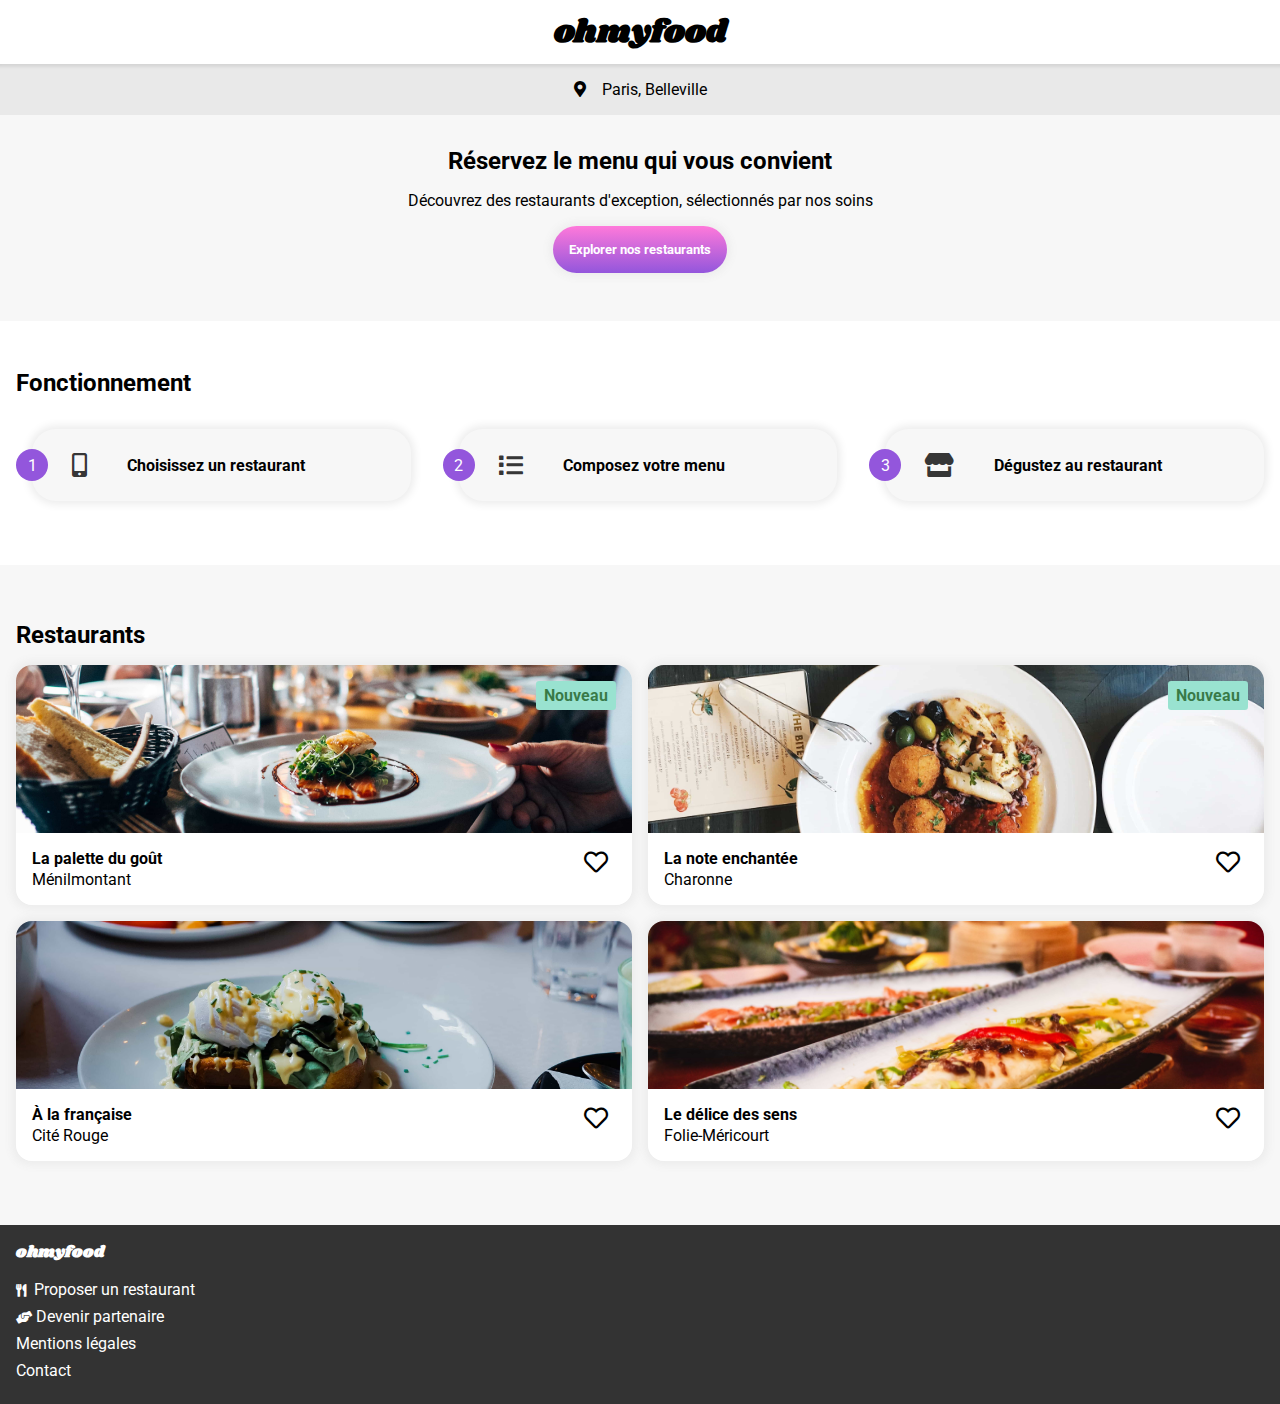
<file: index.html>
<!DOCTYPE html>
<html lang="fr">

<head>
    <meta charset="UTF-8">
    <meta http-equiv="X-UA-Compatible" content="IE=edge">
    <meta name="viewport" content="width=device-width, initial-scale=1.0">
    <title>Accueil - ohmyfood!</title>
    <link rel="stylesheet" href="./style.css">
    <link rel="stylesheet" href="./images/fontAwesome/css/all.css">
    <link rel="preconnect" href="https://fonts.googleapis.com">
    <link rel="preconnect" href="https://fonts.gstatic.com" crossorigin>
    <link rel="stylesheet" href="https://fonts.googleapis.com/css2?family=Roboto:ital,wght@0,100;0,300;0,400;0,500;0,700;0,900;1,100;1,300;1,400;1,500;1,700;1,900&family=Shrikhand&display=swap">
</head>

<body>
    <div class="progress">
        <!-- LOADER QUI VA PRENDRE TOUTE LA LARGEUR DE LA PAGE -->
        <div class="progress_bar">
            <div class="progress_bar_expansion"></div>
        </div>
    </div>

    <header>
        <h1>ohmyfood</h1>
    </header>

    <main>
        <section id="localisation">
            <div class="gps">
                <ul>
                    <li><i class="fas fa-map-marker-alt"></i>&emsp;Paris, Belleville</li>
                </ul>
            </div>
            <div class="explore">
                <h2>Réservez le menu qui vous convient</h2>
                <p>Découvrez des restaurants d'exception, sélectionnés par nos soins</p>
                <button class="btn" type="submit" name="exploreRestaurants"><strong>Explorer nos restaurants</strong></button>
            </div>
        </section>

        <section id="functioning">
            <h2>Fonctionnement</h2>
            <div class="step_box">
                <div class="step">
                    <figure class="circle">1</figure>
                    <i class="fas fa-mobile-alt"></i>
                    <p><strong>Choisissez un restaurant</strong></p>
                </div>
                <div class="step">
                    <figure class="circle">2</figure>
                    <i class="fas fa-list"></i>
                    <p><strong>Composez votre menu</strong></p>
                </div>
                <div class="step">
                    <figure class="circle">3</figure>
                    <i class="fas fa-store"></i>
                    <p><strong>Dégustez au restaurant</strong></p>
                </div>
            </div>
        </section>

        <section id="restaurants">
            <h2>Restaurants</h2>
            <div class="restaurantsBox">
                <a href="./pages/la_palette_du_gout.html" class="restaurantCard">
                    <div class="restaurantCardImage">
                        <img src="./images/restaurants_small/jay-wennington-N_Y88TWmGwA-unsplash.jpg" alt="La palette du goût">
                        <span>Nouveau</span>
                    </div>
                    <div class="restaurantCardDescription">
                        <p><strong>La palette du goût</strong></p>
                        <p>Ménilmontant</p>
                        <span class="borderHeart">
                            <i class="far fa-heart"></i>
                        </span>
                        <span class="fullHeart">
                            <i class="fas fa-heart"></i>
                        </span>
                    </div>
                </a>
    
                <a href="./pages/la_note_enchantee.html" class="restaurantCard">
                    <div class="restaurantCardImage">
                        <img src="images/restaurants_small/stil-u2Lp8tXIcjw-unsplash.jpg" alt="La note enchantée">
                        <span>Nouveau</span>
                    </div>
                    <div class="restaurantCardDescription">
                        <p><strong>La note enchantée</strong></p>
                        <p>Charonne</p>
                        <span class="borderHeart">
                            <i class="far fa-heart"></i>
                        </span>
                        <span class="fullHeart">
                            <i class="fas fa-heart"></i>
                        </span>
                    </div>
                </a>
    
                <a href="./pages/a_la_francaise.html" class="restaurantCard">
                    <div class="restaurantCardImage">
                        <img src="images/restaurants_small/toa-heftiba-DQKerTsQwi0-unsplash.jpg" alt="À la française">
                    </div>
                    <div class="restaurantCardDescription">
                        <p><strong>À la française</strong></p>
                        <p>Cité Rouge</p>
                        <span class="borderHeart">
                            <i class="far fa-heart"></i>
                        </span>
                        <span class="fullHeart">
                            <i class="fas fa-heart"></i>
                        </span>
                    </div>
                </a>
    
                <a href="./pages/le_delice_des_sens.html" class="restaurantCard">
                    <div class="restaurantCardImage">
                        <img src="images/restaurants_small/louis-hansel-shotsoflouis-qNBGVyOCY8Q-unsplash.jpg" alt="Le délice des sens">
                    </div>
                    <div class="restaurantCardDescription">
                        <p><strong>Le délice des sens</strong></p>
                        <p>Folie-Méricourt</p>
                        <span class="borderHeart">
                            <i class="far fa-heart"></i>
                        </span>
                        <span class="fullHeart">
                            <i class="fas fa-heart"></i>
                        </span>
                    </div>
                </a>
            </div>
           
        </section>
    </main>

    <footer>
        <h1>ohmyfood</h1>
        <ul>
            <li><a href="#"><i class="fas fa-utensils"></i>&ensp;Proposer un restaurant</a></li>
            <li><a href="#"><i class="fas fa-hands-helping"></i>&nbsp;Devenir partenaire</a></li>
            <li><a href="#">Mentions légales</a></li>
            <li><a href="mailto:contact@ohmyfood.fr">Contact</a></li>
        </ul>
    </footer>
</body>

</html>
</file>
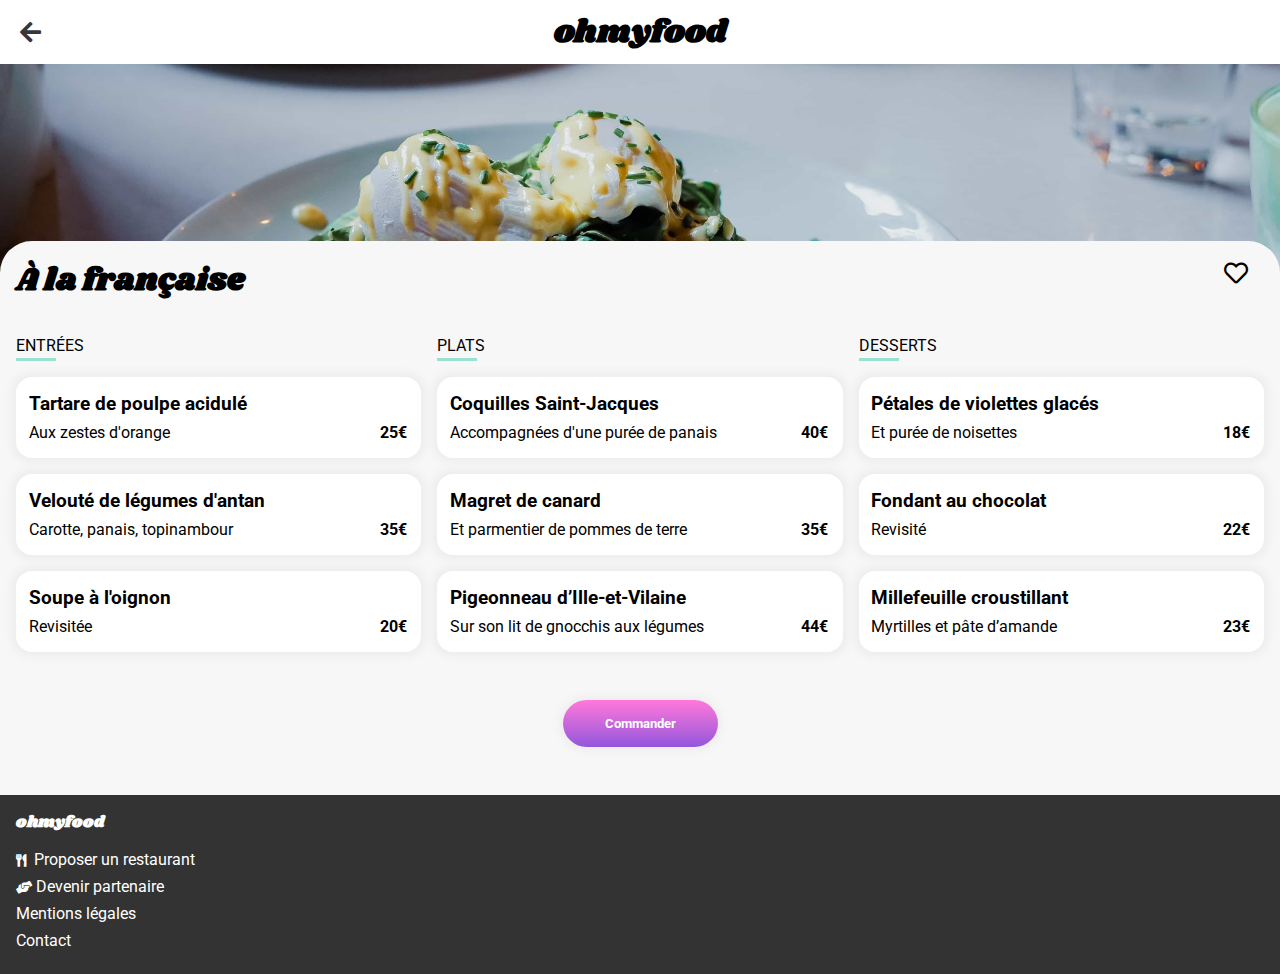
<file: pages/a_la_francaise.html>
<!DOCTYPE html>
<html lang="fr">

<head>
    <meta charset="UTF-8">
    <meta http-equiv="X-UA-Compatible" content="IE=edge">
    <meta name="viewport" content="width=device-width, initial-scale=1.0">
    <title>À la française</title>
    <link rel="stylesheet" href="../style.css">
    <link rel="stylesheet" href="../images/fontAwesome/css/all.css">
    <link rel="preconnect" href="https://fonts.googleapis.com">
    <link rel="preconnect" href="https://fonts.gstatic.com" crossorigin>
    <link rel="stylesheet" href="https://fonts.googleapis.com/css2?family=Roboto:ital,wght@0,100;0,300;0,400;0,500;0,700;0,900;1,100;1,300;1,400;1,500;1,700;1,900&family=Shrikhand&display=swap">
</head>

<body>
    <header>
        <h1>ohmyfood</h1>
        <a href="../index.html"><i class="fas fa-arrow-left"></i></a>
    </header>

    <main>
        <section id="dish">
            <div class="dish_image">
                <img src="../images/restaurants_small/toa-heftiba-DQKerTsQwi0-unsplash.jpg" alt="À la française">
            </div>
            <div class="dish_title">
                <h1>À la française</h1>
                <span class="borderHeart">
                    <i class="far fa-heart"></i>
                </span>
                <span class="fullHeart">
                    <i class="fas fa-heart"></i>
                </span>
            </div>
        </section>

        <section id="menu">
            <div class="menu_card">

                <!-- ENTREES -->
                <div class="menu_card_type starters">
                    <p class="menu_card_title">ENTRÉES</p>
                    <div class="menu_card_dish">
                        <div class="menu_card_dish_description">
                            <h3>Tartare de poulpe acidulé</h3>
                            <p>Aux zestes d'orange</p>
                        </div>
                        <span class="menu_card_dish_price">25€</span>
                        <div class=menu_card_dish_selection>
                            <i class="fas fa-check-circle"></i>
                        </div>
                    </div>
                    <div class="menu_card_dish">
                        <div class="menu_card_dish_description">
                            <h3>Velouté de légumes d'antan</h3>
                            <p>Carotte, panais, topinambour</p>
                        </div>
                        <span class="menu_card_dish_price">35€</span>
                        <div class=menu_card_dish_selection>
                            <i class="fas fa-check-circle"></i>
                        </div>
                    </div>
                    <div class="menu_card_dish">
                        <div class="menu_card_dish_description">
                            <h3>Soupe à l'oignon</h3>
                            <p>Revisitée</p>
                        </div>
                        <span class="menu_card_dish_price">20€</span>
                        <div class=menu_card_dish_selection>
                            <i class="fas fa-check-circle"></i>
                        </div>
                    </div>
                </div>

                <!-- PLATS -->
                <div class="menu_card_type dishes">
                    <p class="menu_card_title">PLATS</p>
                    <div class="menu_card_dish">
                        <div class="menu_card_dish_description">
                            <h3>Coquilles Saint-Jacques</h3>
                            <p>Accompagnées d'une purée de panais</p>
                        </div>
                        <span class="menu_card_dish_price">40€</span>
                        <div class=menu_card_dish_selection>
                            <i class="fas fa-check-circle"></i>
                        </div>
                    </div>
                    <div class="menu_card_dish">
                        <div class="menu_card_dish_description">
                            <h3>Magret de canard</h3>
                            <p>Et parmentier de pommes de terre</p>
                        </div>
                        <span class="menu_card_dish_price">35€</span>
                        <div class=menu_card_dish_selection>
                            <i class="fas fa-check-circle"></i>
                        </div>
                    </div>
                    <div class="menu_card_dish">
                        <div class="menu_card_dish_description">
                            <h3>Pigeonneau d’Ille-et-Vilaine</h3>
                            <p>Sur son lit de gnocchis aux légumes</p>
                        </div>
                        <span class="menu_card_dish_price">44€</span>
                        <div class=menu_card_dish_selection>
                            <i class="fas fa-check-circle"></i>
                        </div>
                    </div>
                </div>

                <!-- DESSERTS -->
                <div class="menu_card_type deserts">
                    <p class="menu_card_title">DESSERTS</p>
                    <div class="menu_card_dish">
                        <div class="menu_card_dish_description">
                            <h3>Pétales de violettes glacés</h3>
                            <p>Et purée de noisettes</p>
                        </div>
                        <span class="menu_card_dish_price">18€</span>
                        <div class=menu_card_dish_selection>
                            <i class="fas fa-check-circle"></i>
                        </div>
                    </div>
                    <div class="menu_card_dish">
                        <div class="menu_card_dish_description">
                            <h3>Fondant au chocolat</h3>
                            <p>Revisité</p>
                        </div>
                        <span class="menu_card_dish_price">22€</span>
                        <div class=menu_card_dish_selection>
                            <i class="fas fa-check-circle"></i>
                        </div>
                    </div>
                    <div class="menu_card_dish">
                        <div class="menu_card_dish_description">
                            <h3>Millefeuille croustillant</h3>
                            <p>Myrtilles et pâte d’amande</p>
                        </div>
                        <span class="menu_card_dish_price">23€</span>
                        <div class=menu_card_dish_selection>
                            <i class="fas fa-check-circle"></i>
                        </div>
                    </div>
                </div>
            </div>
            <button class="btn" type="submit" name="order"><strong>&emsp;&emsp;Commander&emsp;&emsp;</strong></button>
        </section>
    </main>

    <footer>
        <h1>ohmyfood</h1>
        <ul>
            <li><a href="#"><i class="fas fa-utensils"></i>&ensp;Proposer un restaurant</a></li>
            <li><a href="#"><i class="fas fa-hands-helping"></i>&nbsp;Devenir partenaire</a></li>
            <li><a href="#">Mentions légales</a></li>
            <li><a href="mailto:contact@ohmyfood.fr">Contact</a></li>
        </ul>
    </footer>
</body>
</html>
</file>
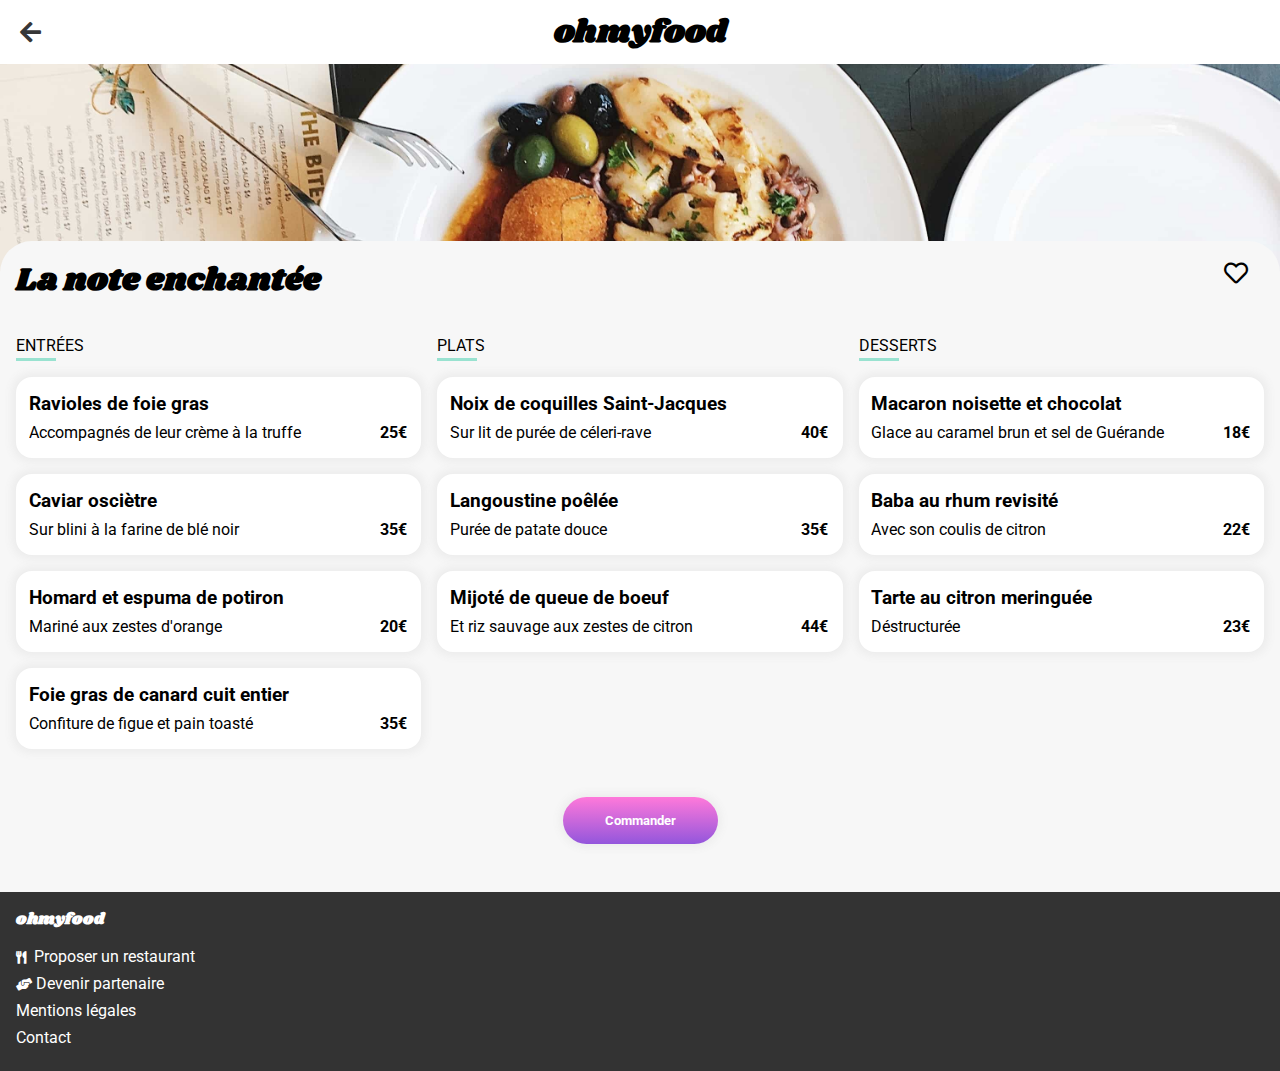
<file: pages/la_note_enchantee.html>
<!DOCTYPE html>
<html lang="fr">

<head>
    <meta charset="UTF-8">
    <meta http-equiv="X-UA-Compatible" content="IE=edge">
    <meta name="viewport" content="width=device-width, initial-scale=1.0">
    <title>La note enchantée</title>
    <link rel="stylesheet" href="../style.css">
    <link rel="stylesheet" href="../images/fontAwesome/css/all.css">
    <link rel="preconnect" href="https://fonts.googleapis.com">
    <link rel="preconnect" href="https://fonts.gstatic.com" crossorigin>
    <link rel="stylesheet" href="https://fonts.googleapis.com/css2?family=Roboto:ital,wght@0,100;0,300;0,400;0,500;0,700;0,900;1,100;1,300;1,400;1,500;1,700;1,900&family=Shrikhand&display=swap">
</head>

<body>
    <header>
        <h1>ohmyfood</h1>
        <a href="../index.html"><i class="fas fa-arrow-left"></i></a>
    </header>

    <main>
        <section id="dish">
            <div class="dish_image">
                <img src="../images/restaurants_small/stil-u2Lp8tXIcjw-unsplash.jpg" alt="La note enchantée">
            </div>
            <div class="dish_title">
                <h1>La note enchantée</h1>
                <span class="borderHeart">
                    <i class="far fa-heart"></i>
                </span>
                <span class="fullHeart">
                    <i class="fas fa-heart"></i>
                </span>
            </div>
        </section>

        <section id="menu">
            <div class="menu_card">

                <!-- ENTREES -->
                <div class="menu_card_type starters">
                    <p class="menu_card_title">ENTRÉES</p>
                    <div class="menu_card_dish">
                        <div class="menu_card_dish_description">
                            <h3>Ravioles de foie gras</h3>
                            <p>Accompagnés de leur crème à la truffe</p>
                        </div>
                        <span class="menu_card_dish_price">25€</span>
                        <div class=menu_card_dish_selection>
                            <i class="fas fa-check-circle"></i>
                        </div>
                    </div>
                    <div class="menu_card_dish">
                        <div class="menu_card_dish_description">
                            <h3>Caviar osciètre</h3>
                            <p>Sur blini à la farine de blé noir</p>
                        </div>
                        <span class="menu_card_dish_price">35€</span>
                        <div class=menu_card_dish_selection>
                            <i class="fas fa-check-circle"></i>
                        </div>
                    </div>
                    <div class="menu_card_dish">
                        <div class="menu_card_dish_description">
                            <h3>Homard et espuma de potiron</h3>
                            <p>Mariné aux zestes d'orange</p>
                        </div>
                        <span class="menu_card_dish_price">20€</span>
                        <div class=menu_card_dish_selection>
                            <i class="fas fa-check-circle"></i>
                        </div>
                    </div>
                    <div class="menu_card_dish">
                        <div class="menu_card_dish_description">
                            <h3>Foie gras de canard cuit entier</h3>
                            <p>Confiture de figue et pain toasté</p>
                        </div>
                        <span class="menu_card_dish_price">35€</span>
                        <div class=menu_card_dish_selection>
                            <i class="fas fa-check-circle"></i>
                        </div>
                    </div>
                </div>

                <!-- PLATS -->
                <div class="menu_card_type dishes">
                    <p class="menu_card_title">PLATS</p>
                    <div class="menu_card_dish">
                        <div class="menu_card_dish_description">
                            <h3>Noix de coquilles Saint-Jacques</h3>
                            <p>Sur lit de purée de céleri-rave</p>
                        </div>
                        <span class="menu_card_dish_price">40€</span>
                        <div class=menu_card_dish_selection>
                            <i class="fas fa-check-circle"></i>
                        </div>
                    </div>
                    <div class="menu_card_dish">
                        <div class="menu_card_dish_description">
                            <h3>Langoustine poêlée</h3>
                            <p>Purée de patate douce</p>
                        </div>
                        <span class="menu_card_dish_price">35€</span>
                        <div class=menu_card_dish_selection>
                            <i class="fas fa-check-circle"></i>
                        </div>
                    </div>
                    <div class="menu_card_dish">
                        <div class="menu_card_dish_description">
                            <h3>Mijoté de queue de boeuf</h3>
                            <p>Et riz sauvage aux zestes de citron</p>
                        </div>
                        <span class="menu_card_dish_price">44€</span>
                        <div class=menu_card_dish_selection>
                            <i class="fas fa-check-circle"></i>
                        </div>
                    </div>
                </div>

                <!-- DESSERTS -->
                <div class="menu_card_type deserts">
                    <p class="menu_card_title">DESSERTS</p>
                    <div class="menu_card_dish">
                        <div class="menu_card_dish_description">
                            <h3>Macaron noisette et chocolat</h3>
                            <p>Glace au caramel brun et sel de Guérande</p>
                        </div>
                        <span class="menu_card_dish_price">18€</span>
                        <div class=menu_card_dish_selection>
                            <i class="fas fa-check-circle"></i>
                        </div>
                    </div>
                    <div class="menu_card_dish">
                        <div class="menu_card_dish_description">
                            <h3>Baba au rhum revisité</h3>
                            <p>Avec son coulis de citron</p>
                        </div>
                        <span class="menu_card_dish_price">22€</span>
                        <div class=menu_card_dish_selection>
                            <i class="fas fa-check-circle"></i>
                        </div>
                    </div>
                    <div class="menu_card_dish">
                        <div class="menu_card_dish_description">
                            <h3>Tarte au citron meringuée</h3>
                            <p>Déstructurée</p>
                        </div>
                        <span class="menu_card_dish_price">23€</span>
                        <div class=menu_card_dish_selection>
                            <i class="fas fa-check-circle"></i>
                        </div>
                    </div>
                </div>
            </div>
            <button class="btn" type="submit" name="order"><strong>&emsp;&emsp;Commander&emsp;&emsp;</strong></button>
        </section>
    </main>

    <footer>
        <h1>ohmyfood</h1>
        <ul>
            <li><a href="#"><i class="fas fa-utensils"></i>&ensp;Proposer un restaurant</a></li>
            <li><a href="#"><i class="fas fa-hands-helping"></i>&nbsp;Devenir partenaire</a></li>
            <li><a href="#">Mentions légales</a></li>
            <li><a href="mailto:contact@ohmyfood.fr">Contact</a></li>
        </ul>
    </footer>
</body>
</html>
</file>
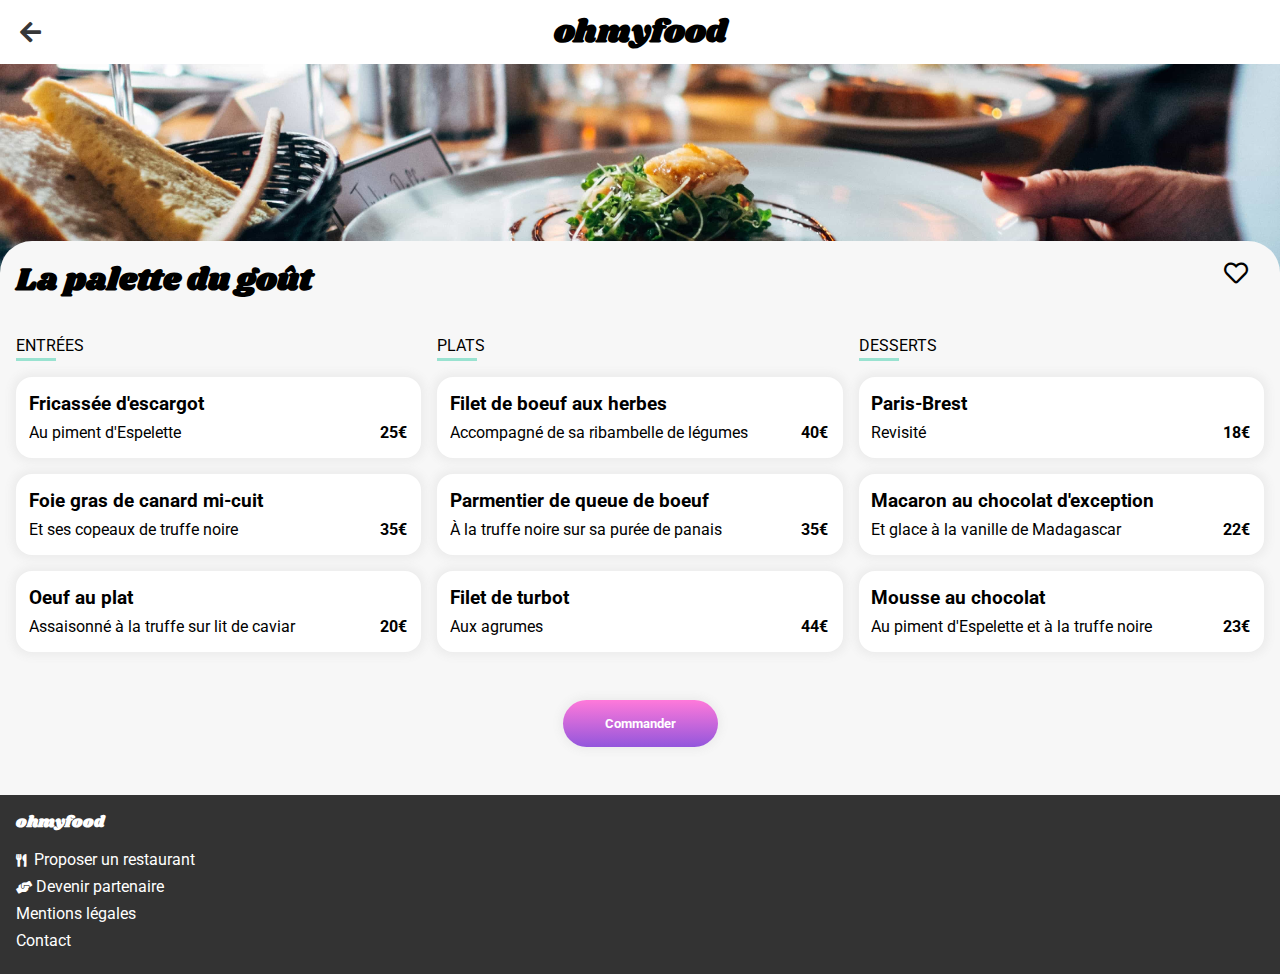
<file: pages/la_palette_du_gout.html>
<!DOCTYPE html>
<html lang="fr">

<head>
    <meta charset="UTF-8">
    <meta http-equiv="X-UA-Compatible" content="IE=edge">
    <meta name="viewport" content="width=device-width, initial-scale=1.0">
    <title>La palette du goût</title>
    <link rel="stylesheet" href="../style.css">
    <link rel="stylesheet" href="../images/fontAwesome/css/all.css">
    <link rel="preconnect" href="https://fonts.googleapis.com">
    <link rel="preconnect" href="https://fonts.gstatic.com" crossorigin>
    <link rel="stylesheet" href="https://fonts.googleapis.com/css2?family=Roboto:ital,wght@0,100;0,300;0,400;0,500;0,700;0,900;1,100;1,300;1,400;1,500;1,700;1,900&family=Shrikhand&display=swap">
</head>

<body>
    <header>
        <h1>ohmyfood</h1>
        <a href="../index.html"><i class="fas fa-arrow-left"></i></a>
    </header>

    <main>
        <section id="dish">
            <div class="dish_image">
                <img src="../images/restaurants_small/jay-wennington-N_Y88TWmGwA-unsplash.jpg" alt="La palette du goût">
            </div>
            <div class="dish_title">
                <h1>La palette du goût</h1>
                <span class="borderHeart">
                    <i class="far fa-heart"></i>
                </span>
                <span class="fullHeart">
                    <i class="fas fa-heart"></i>
                </span>
            </div>
        </section>

        <section id="menu">
            <div class="menu_card">

                <!-- ENTREES -->
                <div class="menu_card_type starters">
                    <p class="menu_card_title">ENTRÉES</p>
                    <div class="menu_card_dish">
                        <div class="menu_card_dish_description">
                            <h3>Fricassée d'escargot</h3>
                            <p>Au piment d'Espelette</p>
                        </div>
                        <span class="menu_card_dish_price">25€</span>
                        <div class=menu_card_dish_selection>
                            <i class="fas fa-check-circle"></i>
                        </div>
                    </div>
                    <div class="menu_card_dish">
                        <div class="menu_card_dish_description">
                            <h3>Foie gras de canard mi-cuit</h3>
                            <p>Et ses copeaux de truffe noire</p>
                        </div>
                        <span class="menu_card_dish_price">35€</span>
                        <div class=menu_card_dish_selection>
                            <i class="fas fa-check-circle"></i>
                        </div>
                    </div>
                    <div class="menu_card_dish">
                        <div class="menu_card_dish_description">
                            <h3>Oeuf au plat</h3>
                            <p>Assaisonné à la truffe sur lit de caviar</p>
                        </div>
                        <span class="menu_card_dish_price">20€</span>
                        <div class=menu_card_dish_selection>
                            <i class="fas fa-check-circle"></i>
                        </div>
                    </div>
                </div>

                <!-- PLATS -->
                <div class="menu_card_type dishes">
                    <p class="menu_card_title">PLATS</p>
                    <div class="menu_card_dish">
                        <div class="menu_card_dish_description">
                            <h3>Filet de boeuf aux herbes</h3>
                            <p>Accompagné de sa ribambelle de légumes</p>
                        </div>
                        <span class="menu_card_dish_price">40€</span>
                        <div class=menu_card_dish_selection>
                            <i class="fas fa-check-circle"></i>
                        </div>
                    </div>
                    <div class="menu_card_dish">
                        <div class="menu_card_dish_description">
                            <h3>Parmentier de queue de boeuf</h3>
                            <p>À la truffe noire sur sa purée de panais</p>
                        </div>
                        <span class="menu_card_dish_price">35€</span>
                        <div class=menu_card_dish_selection>
                            <i class="fas fa-check-circle"></i>
                        </div>
                    </div>
                    <div class="menu_card_dish">
                        <div class="menu_card_dish_description">
                            <h3>Filet de turbot</h3>
                            <p>Aux agrumes</p>
                        </div>
                        <span class="menu_card_dish_price">44€</span>
                        <div class=menu_card_dish_selection>
                            <i class="fas fa-check-circle"></i>
                        </div>
                    </div>
                </div>

                <!-- DESSERTS -->
                <div class="menu_card_type deserts">
                    <p class="menu_card_title">DESSERTS</p>
                    <div class="menu_card_dish">
                        <div class="menu_card_dish_description">
                            <h3>Paris-Brest</h3>
                            <p>Revisité</p>
                        </div>
                        <span class="menu_card_dish_price">18€</span>
                        <div class=menu_card_dish_selection>
                            <i class="fas fa-check-circle"></i>
                        </div>
                    </div>
                    <div class="menu_card_dish">
                        <div class="menu_card_dish_description">
                            <h3>Macaron au chocolat d'exception</h3>
                            <p>Et glace à la vanille de Madagascar</p>
                        </div>
                        <span class="menu_card_dish_price">22€</span>
                        <div class=menu_card_dish_selection>
                            <i class="fas fa-check-circle"></i>
                        </div>
                    </div>
                    <div class="menu_card_dish">
                        <div class="menu_card_dish_description">
                            <h3>Mousse au chocolat</h3>
                            <p>Au piment d'Espelette et à la truffe noire</p>
                        </div>
                        <span class="menu_card_dish_price">23€</span>
                        <div class=menu_card_dish_selection>
                            <i class="fas fa-check-circle"></i>
                        </div>
                    </div>
                </div>
            </div>

            <!-- BOUTON COMMANDER -->
            <button class="btn" type="submit" name="order"><strong>&emsp;&emsp;Commander&emsp;&emsp;</strong></button>
            
        </section>
    </main>

    <footer>
        <h1>ohmyfood</h1>
        <ul>
            <li><a href="#"><i class="fas fa-utensils"></i>&ensp;Proposer un restaurant</a></li>
            <li><a href="#"><i class="fas fa-hands-helping"></i>&nbsp;Devenir partenaire</a></li>
            <li><a href="#">Mentions légales</a></li>
            <li><a href="mailto:contact@ohmyfood.fr">Contact</a></li>
        </ul>
    </footer>
</body>
</html>
</file>
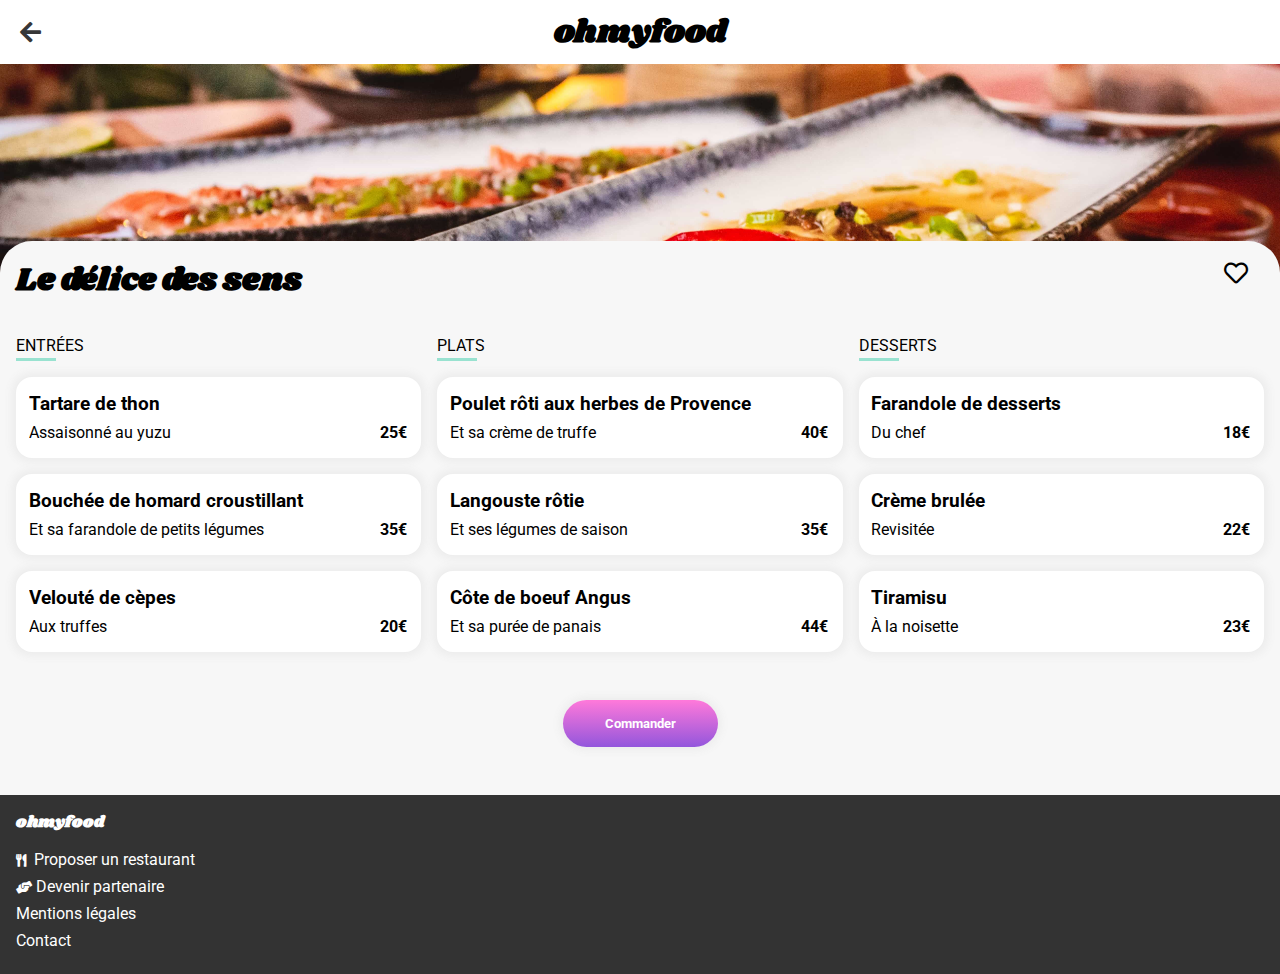
<file: pages/le_delice_des_sens.html>
<!DOCTYPE html>
<html lang="fr">

<head>
    <meta charset="UTF-8">
    <meta http-equiv="X-UA-Compatible" content="IE=edge">
    <meta name="viewport" content="width=device-width, initial-scale=1.0">
    <title>Le délice des sens</title>
    <link rel="stylesheet" href="../style.css">
    <link rel="stylesheet" href="../images/fontAwesome/css/all.css">
    <link rel="preconnect" href="https://fonts.googleapis.com">
    <link rel="preconnect" href="https://fonts.gstatic.com" crossorigin>
    <link rel="stylesheet" href="https://fonts.googleapis.com/css2?family=Roboto:ital,wght@0,100;0,300;0,400;0,500;0,700;0,900;1,100;1,300;1,400;1,500;1,700;1,900&family=Shrikhand&display=swap">
</head>

<body>
    <header>
        <h1>ohmyfood</h1>
        <a href="../index.html"><i class="fas fa-arrow-left"></i></a>
    </header>

    <main>
        <section id="dish">
            <div class="dish_image">
                <img src="../images/restaurants_small/louis-hansel-shotsoflouis-qNBGVyOCY8Q-unsplash.jpg" alt="Le délice des sens">
            </div>
            <div class="dish_title">
                <h1>Le délice des sens</h1>
                <span class="borderHeart">
                    <i class="far fa-heart"></i>
                </span>
                <span class="fullHeart">
                    <i class="fas fa-heart"></i>
                </span>
            </div>
        </section>

        <section id="menu">
            <div class="menu_card">

                <!-- ENTREES -->
                <div class="menu_card_type starters">
                    <p class="menu_card_title">ENTRÉES</p>
                    <div class="menu_card_dish">
                        <div class="menu_card_dish_description">
                            <h3>Tartare de thon</h3>
                            <p>Assaisonné au yuzu</p>
                        </div>
                        <span class="menu_card_dish_price">25€</span>
                        <div class=menu_card_dish_selection>
                            <i class="fas fa-check-circle"></i>
                        </div>
                    </div>
                    <div class="menu_card_dish">
                        <div class="menu_card_dish_description">
                            <h3>Bouchée de homard croustillant</h3>
                            <p>Et sa farandole de petits légumes</p>
                        </div>
                        <span class="menu_card_dish_price">35€</span>
                        <div class=menu_card_dish_selection>
                            <i class="fas fa-check-circle"></i>
                        </div>
                    </div>
                    <div class="menu_card_dish">
                        <div class="menu_card_dish_description">
                            <h3>Velouté de cèpes</h3>
                            <p>Aux truffes</p>
                        </div>
                        <span class="menu_card_dish_price">20€</span>
                        <div class=menu_card_dish_selection>
                            <i class="fas fa-check-circle"></i>
                        </div>
                    </div>
                </div>

                <!-- PLATS -->
                <div class="menu_card_type dishes">
                    <p class="menu_card_title">PLATS</p>
                    <div class="menu_card_dish">
                        <div class="menu_card_dish_description">
                            <h3>Poulet rôti aux herbes de Provence</h3>
                            <p>Et sa crème de truffe</p>
                        </div>
                        <span class="menu_card_dish_price">40€</span>
                        <div class=menu_card_dish_selection>
                            <i class="fas fa-check-circle"></i>
                        </div>
                    </div>
                    <div class="menu_card_dish">
                        <div class="menu_card_dish_description">
                            <h3>Langouste rôtie</h3>
                            <p>Et ses légumes de saison</p>
                        </div>
                        <span class="menu_card_dish_price">35€</span>
                        <div class=menu_card_dish_selection>
                            <i class="fas fa-check-circle"></i>
                        </div>
                    </div>
                    <div class="menu_card_dish">
                        <div class="menu_card_dish_description">
                            <h3>Côte de boeuf Angus</h3>
                            <p>Et sa purée de panais</p>
                        </div>
                        <span class="menu_card_dish_price">44€</span>
                        <div class=menu_card_dish_selection>
                            <i class="fas fa-check-circle"></i>
                        </div>
                    </div>
                </div>

                <!-- DESSERTS -->
                <div class="menu_card_type deserts">
                    <p class="menu_card_title">DESSERTS</p>
                    <div class="menu_card_dish">
                        <div class="menu_card_dish_description">
                            <h3>Farandole de desserts</h3>
                            <p>Du chef</p>
                        </div>
                        <span class="menu_card_dish_price">18€</span>
                        <div class=menu_card_dish_selection>
                            <i class="fas fa-check-circle"></i>
                        </div>
                    </div>
                    <div class="menu_card_dish">
                        <div class="menu_card_dish_description">
                            <h3>Crème brulée</h3>
                            <p>Revisitée</p>
                        </div>
                        <span class="menu_card_dish_price">22€</span>
                        <div class=menu_card_dish_selection>
                            <i class="fas fa-check-circle"></i>
                        </div>
                    </div>
                    <div class="menu_card_dish">
                        <div class="menu_card_dish_description">
                            <h3>Tiramisu</h3>
                            <p>À la noisette</p>
                        </div>
                        <span class="menu_card_dish_price">23€</span>
                        <div class=menu_card_dish_selection>
                            <i class="fas fa-check-circle"></i>
                        </div>
                    </div>
                </div>
            </div>
            <button class="btn" type="submit" name="order"><strong>&emsp;&emsp;Commander&emsp;&emsp;</strong></button>
        </section>
    </main>

    <footer>
        <h1>ohmyfood</h1>
        <ul>
            <li><a href="#"><i class="fas fa-utensils"></i>&ensp;Proposer un restaurant</a></li>
            <li><a href="#"><i class="fas fa-hands-helping"></i>&nbsp;Devenir partenaire</a></li>
            <li><a href="#">Mentions légales</a></li>
            <li><a href="mailto:contact@ohmyfood.fr">Contact</a></li>
        </ul>
    </footer>
</body>
</html>
</file>
<file: style.css>
@charset "UTF-8";
/* COULEURS */
/* RESPONSIVES */
@keyframes progress-bar {
  0% {
    transform: scaleX(0);
  }
  100% {
    transform: scaleX(1);
  }
}
/* Reset CSS sur le body 
et définition des variables
*/
* {
  box-sizing: border-box;
  color: black;
  font-family: "Roboto", sans-serif;
  margin: 0;
  padding: 0;
  z-index: 1;
}

h1 {
  font-family: "Shrikhand", cursive;
}

.logo {
  font-family: "Shrikhand", cursive;
}

body, main {
  width: 100%;
  height: 100%;
}

/* Bouton Explorer nos restaurants et Commander */
.btn, #menu .button, #localisation .explore #menu .button, #menu #localisation .explore .button, #localisation .explore .btn {
  padding: 1rem;
  background: linear-gradient(0deg, #9356DC, #FF79DA);
  border: none;
  border-radius: 3rem;
  box-shadow: 0rem 0rem 0.5rem 0.2rem #ececec;
}
.btn:hover, #menu .button:hover, #localisation .explore .btn:hover {
  box-shadow: 0rem 0rem 0.2rem 0.2rem #d4d4d4;
  background: linear-gradient(0deg, #a069e2, #fc9be0);
}
.btn strong, #menu .button strong, #localisation .explore #menu .button strong, #menu #localisation .explore .button strong, #localisation .explore .btn strong {
  color: white;
}

header {
  width: 100%;
  height: 4rem;
  display: flex;
  flex-direction: row;
  justify-content: center;
  align-items: center;
  padding: 1rem;
  box-shadow: 0rem 0rem 0.2rem 0.2rem #d4d4d4;
  position: relative;
}
header h1 {
  font-size: 2rem;
}
header i {
  position: absolute;
  top: 0rem;
  left: 0rem;
  padding: 1.25rem;
  font-size: 1.5rem;
  color: rgba(0, 0, 0, 0.801);
}

footer {
  width: 100%;
  background-color: rgba(0, 0, 0, 0.801);
  padding: 1rem;
}
footer h1 {
  color: white;
  font-size: 1rem;
  padding: 0rem 0rem 1rem 0rem;
}
footer ul {
  list-style: none;
}
footer ul li {
  padding-bottom: 0.5rem;
}
footer ul li a {
  color: white;
  text-decoration-line: none;
}
footer ul li a:hover {
  text-decoration-line: underline;
}
footer ul li a i {
  color: white;
  font-size: 0.8rem;
}

.progress {
  width: 100%;
  height: 100%;
  position: fixed;
  animation-duration: 2500ms;
  animation-name: loader_background;
  animation-iteration-count: 1;
  z-index: 0;
  display: flex;
  justify-content: center;
  align-items: center;
  visibility: hidden;
}
@keyframes loader_background {
  0% {
    background-color: rgba(255, 255, 255, 0.9);
    z-index: 99;
    visibility: visible;
  }
  99% {
    background-color: rgba(255, 255, 255, 0.9);
    z-index: 99;
    visibility: visible;
  }
  100% {
    background-color: rgba(255, 255, 255, 0);
    z-index: 0;
    visibility: hidden;
  }
}
.progress .progress_bar {
  width: 70%;
  height: 2rem;
  animation-name: loader_border;
  animation-delay: 800ms;
  animation-duration: 1500ms;
  animation-timing-function: linear;
}
@keyframes loader_border {
  0% {
    border: solid black 0.2rem;
  }
  99% {
    border: solid black 0.2rem;
  }
  100% {
    border: solid rgba(255, 255, 255, 0) 0.2rem;
  }
}
.progress .progress_bar .progress_bar_expansion {
  height: 100%;
  animation-delay: 800ms;
  animation-duration: 1500ms;
  animation-name: loader;
  animation-timing-function: ease-in-out;
}
@keyframes loader {
  0% {
    width: 0%;
    background-color: #99E2D0;
  }
  99% {
    width: 99%;
    background-color: #99E2D0;
  }
  100% {
    width: 100%;
    background-color: rgba(255, 255, 255, 0);
  }
}

#localisation {
  width: 100%;
}
#localisation .gps {
  width: 100%;
  padding: 1rem;
  background-color: #e9e9e9;
}
#localisation .gps ul {
  width: 100%;
  list-style: none;
  display: flex;
  flex-direction: row;
  justify-content: center;
  align-items: center;
}
#localisation .explore {
  width: 100%;
  padding: 2rem 2rem 3rem 2rem;
  display: flex;
  flex-direction: column;
  justify-content: center;
  align-items: center;
  background-color: #f7f7f7;
  gap: 1rem;
}
#localisation .explore h2 {
  text-align: center;
}
#localisation .explore p {
  text-align: center;
}
#functioning {
  width: 100%;
  padding: 3rem 1rem 4rem 1rem;
}
#functioning .step_box {
  width: 100%;
  display: flex;
  flex-direction: column;
  gap: 1.5rem;
  padding: 2rem 0rem 0rem 1rem;
}
#functioning .step_box .step {
  width: 100%;
  height: 4.5rem;
  display: flex;
  flex-direction: row;
  justify-content: flex-start;
  align-items: center;
  border-radius: 1.5rem;
  background-color: #f7f7f7;
  box-shadow: 0rem 0rem 0.5rem 0.2rem #ececec;
  position: relative;
}
#functioning .step_box .step:hover {
  background-color: #f4ecff;
}
#functioning .step_box .step:hover i {
  color: #9356DC;
}
#functioning .step_box .step figure {
  width: 2rem;
  height: 2rem;
  border-radius: 2rem;
  background: #9356DC;
  display: flex;
  justify-content: center;
  align-items: center;
  color: white;
  position: absolute;
  top: 1.25rem;
  left: -1rem;
}
#functioning .step_box .step i {
  padding: 2.5rem;
  font-size: 1.5rem;
  color: rgba(0, 0, 0, 0.801);
}

@media screen and (min-width: 1023px) {
  #functioning {
    width: 100%;
    padding: 3rem 1rem 4rem 1rem;
  }
  #functioning .step_box {
    width: 100%;
    display: flex;
    flex-direction: row;
    flex-wrap: wrap;
    gap: 3rem;
    padding: 2rem 0rem 0rem 1rem;
  }
  #functioning .step_box .step {
    width: calc(33.33% - 2rem);
    height: 4.5rem;
    display: flex;
    flex-direction: row;
    justify-content: flex-start;
    align-items: center;
    border-radius: 1.5rem;
    background-color: #f7f7f7;
    box-shadow: 0rem 0rem 0.5rem 0.2rem #ececec;
    position: relative;
  }
}
#restaurants {
  width: 100%;
  background-color: #f7f7f7;
  padding: 3.5rem 1rem 4rem 1rem;
  display: flex;
  flex-direction: column;
  gap: 1rem;
}

.restaurantsBox {
  width: 100%;
  gap: 1rem;
  display: flex;
  flex-direction: column;
  flex-wrap: nowrap;
}

.restaurantCard {
  width: 100%;
  height: 15rem;
  border-radius: 1rem;
  overflow: hidden;
  display: flex;
  flex-direction: column;
  justify-content: space-between;
  text-decoration: none;
  box-shadow: 0rem 0rem 0.5rem 0.2rem #ececec;
}

.restaurantCardImage {
  width: 100%;
  height: 70%;
  position: relative;
}
.restaurantCardImage img {
  width: 100%;
  height: 100%;
  object-fit: cover;
}
.restaurantCardImage span {
  background-color: #99E2D0;
  position: absolute;
  top: 1rem;
  right: 1rem;
  padding: 0.3rem 0.5rem 0.3rem 0.5rem;
  border-radius: 0.2rem;
  color: rgba(24, 88, 24, 0.753);
  font-weight: bold;
}

.restaurantCardDescription {
  width: 100%;
  height: 30%;
  background-color: white;
  padding: 1rem;
  display: flex;
  flex-direction: column;
  justify-content: space-between;
  position: relative;
}
.restaurantCardDescription p {
  width: 100%;
}
.restaurantCardDescription span {
  position: absolute;
  top: 1rem;
  right: 1.5rem;
  font-size: 1.5rem;
}
.restaurantCardDescription .fullHeart i {
  color: rgba(255, 255, 255, 0);
}
.restaurantCardDescription .fullHeart i:hover {
  color: #9356DC;
  transition: 400ms;
}

@media screen and (min-width: 767px) {
  .restaurantsBox {
    width: 100%;
    gap: 1rem;
    display: flex;
    flex-direction: row;
    flex-wrap: wrap;
  }

  .restaurantCard {
    width: calc(50% - 0.5rem);
    height: 15rem;
    border-radius: 1rem;
    overflow: hidden;
    display: flex;
    flex-direction: column;
    justify-content: space-between;
    text-decoration: none;
  }
}
#dish {
  width: 100%;
  height: 15rem;
  display: flex;
  flex-direction: column;
  justify-content: space-between;
  position: relative;
}
#dish .dish_image {
  width: 100%;
  height: 100%;
}
#dish .dish_image img {
  width: 100%;
  height: 100%;
  object-fit: cover;
}
#dish .dish_title {
  width: 100%;
  padding: 1rem 1rem 0rem 1rem;
  border-top-left-radius: 2rem;
  border-top-right-radius: 2rem;
  position: absolute;
  bottom: 0rem;
  background-color: #f7f7f7;
  display: flex;
  flex-direction: row;
  justify-content: space-between;
  align-items: center;
}
#dish .dish_title span {
  position: absolute;
  top: 1.2rem;
  right: 2rem;
  font-size: 1.5rem;
}
#dish .dish_title .fullHeart i {
  color: rgba(255, 255, 255, 0);
}
#dish .dish_title .fullHeart i:hover {
  color: #9356DC;
  transition: 400ms;
}

#menu {
  width: 100%;
  background-color: #f7f7f7;
  padding: 0rem 1rem 3rem 1rem;
  gap: 3rem;
  display: flex;
  flex-direction: column;
  justify-content: center;
  align-items: center;
}
#menu .menu_card {
  width: 100%;
  display: flex;
  flex-wrap: nowrap;
  flex-direction: column;
  gap: 1rem;
}
#menu .menu_card .menu_card_type {
  width: 100%;
  display: flex;
  flex-wrap: nowrap;
  flex-direction: column;
  gap: 1rem;
}
#menu .menu_card .menu_card_title {
  width: 2.5rem;
  padding-top: 2rem;
  padding-bottom: 0.2rem;
  border-bottom: solid #99E2D0;
}
#menu .menu_card .menu_card_dish {
  width: 100%;
  background-color: white;
  padding: 0rem;
  border-radius: 1rem;
  display: flex;
  flex-direction: row;
  box-shadow: 0rem 0rem 0.5rem 0.2rem #ececec;
  overflow: hidden;
  gap: 0rem;
}
#menu .menu_card .menu_card_dish:hover .menu_card_dish_selection {
  margin-right: 0;
}
#menu .menu_card .menu_card_dish:hover .menu_card_dish_selection i {
  transform: rotate(360deg);
  transition: transform 400ms ease-in-out;
}
#menu .menu_card .menu_card_dish .menu_card_dish_description {
  width: 100%;
  padding: 1rem 0rem 1rem 0.8rem;
  display: flex;
  flex-direction: column;
  overflow: hidden;
}
#menu .menu_card .menu_card_dish .menu_card_dish_description h3 {
  padding-bottom: 0.5rem;
  white-space: nowrap;
  text-overflow: ellipsis;
  overflow: hidden;
}
#menu .menu_card .menu_card_dish .menu_card_dish_description p {
  white-space: nowrap;
  text-overflow: ellipsis;
  overflow: hidden;
}
#menu .menu_card .menu_card_dish .menu_card_dish_price {
  padding: 1rem 2rem 1rem 1rem;
  display: flex;
  justify-content: flex-end;
  align-items: flex-end;
  font-weight: bold;
}
#menu .menu_card .menu_card_dish .menu_card_dish_selection {
  width: 30%;
  background-color: #99E2D0;
  margin-right: -30%;
  transition: 400ms;
  display: flex;
  justify-content: center;
  align-items: center;
}
#menu .menu_card .menu_card_dish .menu_card_dish_selection i {
  font-size: 1.5rem;
  color: white;
}
.starters {
  animation-duration: 1000ms;
  animation-name: starters;
  animation-timing-function: linear;
}
@keyframes starters {
  0% {
    transform: scale(0);
  }
  33% {
    transform: scale(1);
  }
  100% {
    transform: scale(1);
  }
}

.dishes {
  animation-duration: 1000ms;
  animation-name: dishes;
  animation-timing-function: linear;
}
@keyframes dishes {
  0% {
    transform: scale(0);
  }
  33% {
    transform: scale(0);
  }
  66% {
    transform: scale(1);
  }
  100% {
    transform: scale(1);
  }
}

.deserts {
  animation-duration: 1000ms;
  animation-name: deserts;
  animation-timing-function: linear;
}
@keyframes deserts {
  0% {
    transform: scale(0);
  }
  66% {
    transform: scale(0);
  }
  100% {
    transform: scale(1);
  }
}

@media screen and (min-width: 1023px) {
  #menu {
    width: 100%;
    background-color: #f7f7f7;
    padding: 0rem 1rem 3rem 1rem;
    gap: 3rem;
    display: flex;
    flex-direction: column;
    justify-content: center;
    align-items: center;
  }
  #menu .menu_card {
    width: 100%;
    display: flex;
    flex-wrap: wrap;
    flex-direction: row;
    gap: 1rem;
  }
  #menu .menu_card .menu_card_type {
    width: calc(33.33% - 0.667rem);
    display: flex;
    flex-wrap: nowrap;
    flex-direction: column;
    gap: 1rem;
  }
}

/*# sourceMappingURL=style.css.map */
</file>
